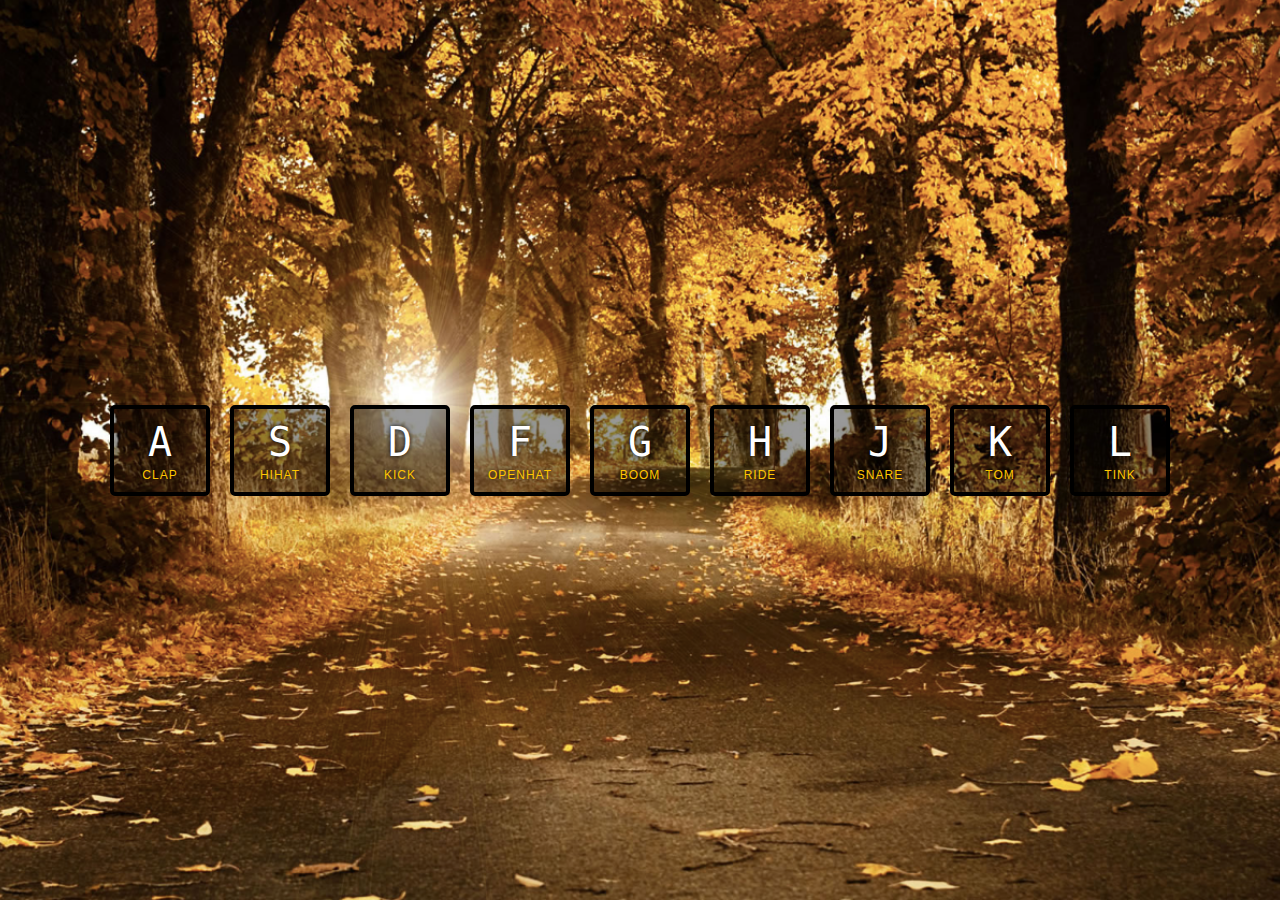
<file: 1_JS_Drumkit/index.html>
<!DOCTYPE html>
<html lang="en">
<head>
  <meta charset="UTF-8">
  <title>JS Drum Kit</title>
  <link rel="stylesheet" href="style.css">
</head>
<body>


  <div class="keys">
    <button onclick="clicked(65)" data-key="65" class="key">
      <kbd>A</kbd>
      <span class="sound">clap</span>
    </button>
    <button onclick="clicked(83)" data-key="83" class="key">
        <kbd>S</kbd>
        <span class="sound">hihat</span>
      </button>
    <button onclick="clicked(68)" data-key="68" class="key">
      <kbd>D</kbd>
      <span class="sound">kick</span>
    </button>
    <button onclick="clicked(70)" data-key="70" class="key">
      <kbd>F</kbd>
      <span class="sound">openhat</span>
    </button>
    <button onclick="clicked(71)" data-key="71" class="key">
      <kbd>G</kbd>
      <span class="sound">boom</span>
    </button>
    <button onclick="clicked(72)" data-key="72" class="key">
      <kbd>H</kbd>
      <span class="sound">ride</span>
    </button>
    <button onclick="clicked(74)" data-key="74" class="key">
      <kbd>J</kbd>
      <span class="sound">snare</span>
    </button>
    <button onclick="clicked(75)" data-key="75" class="key">
      <kbd>K</kbd>
      <span class="sound">tom</span>
    </button>
    <button onclick="clicked(76)" data-key="76" class="key">
      <kbd>L</kbd>
      <span class="sound">tink</span>
    </button>
  </div>

  <audio data-key="65" src="sounds/clap.wav"></audio>
  <audio data-key="83" src="sounds/hihat.wav"></audio>
  <audio data-key="68" src="sounds/kick.wav"></audio>
  <audio data-key="70" src="sounds/openhat.wav"></audio>
  <audio data-key="71" src="sounds/boom.wav"></audio>
  <audio data-key="72" src="sounds/ride.wav"></audio>
  <audio data-key="74" src="sounds/snare.wav"></audio>
  <audio data-key="75" src="sounds/tom.wav"></audio>
  <audio data-key="76" src="sounds/tink.wav"></audio>

<script src="index.js">
  
</script>


</body>
</html>
</file>
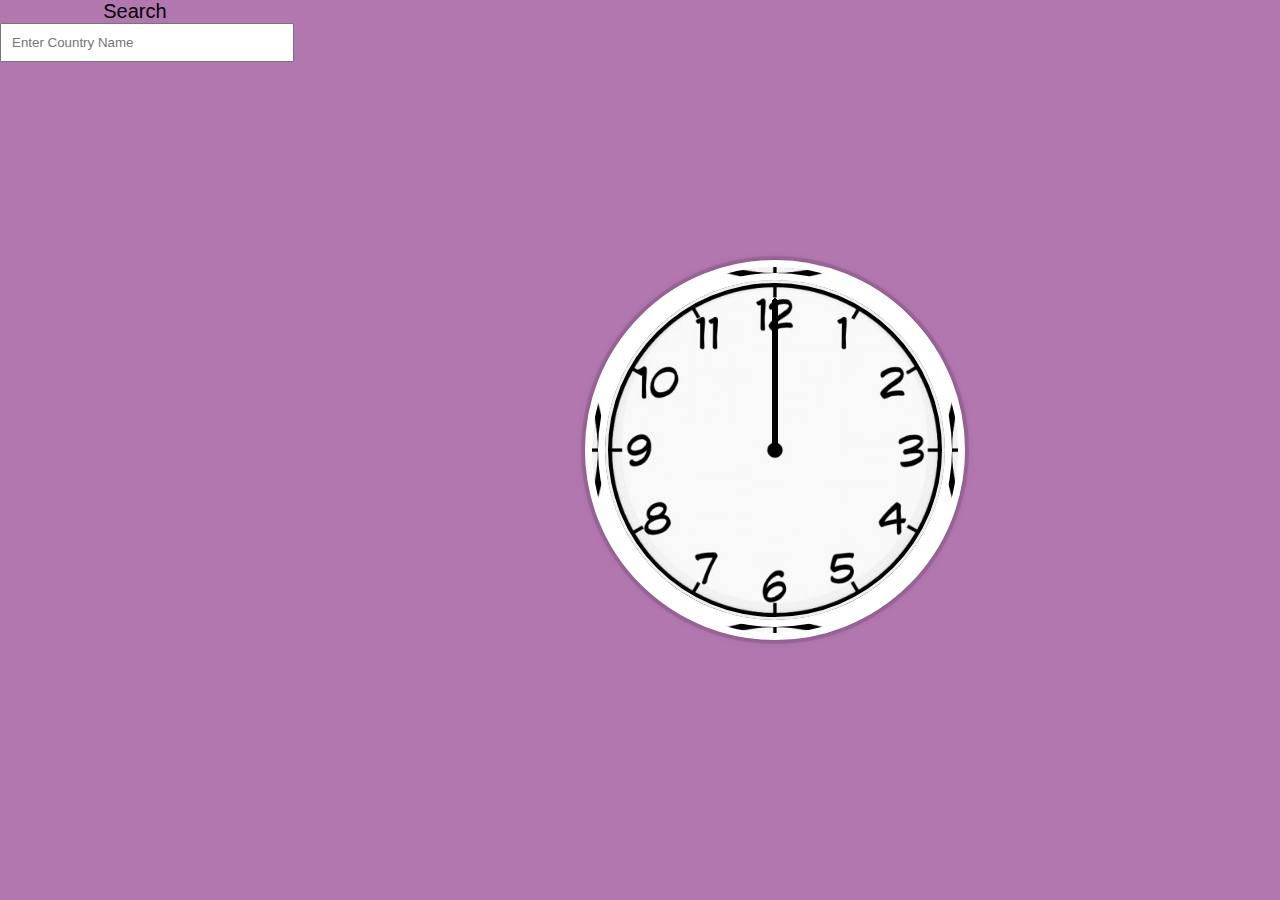
<file: 2_CSS+JS_Clock/index.html>
<!DOCTYPE html>
<html lang="en">
<head>
    <meta charset="UTF-8">
    <meta http-equiv="X-UA-Compatible" content="IE=edge">
    <meta name="viewport" content="width=device-width, initial-scale=1.0">
    <title>Clock</title>
</head>
<body>
  
    <div>
        <form class="search-form">Search
            <input type="text" class="search" placeholder="Enter Country Name">
            <ul class="suggestions">
            </ul>
          </form>
    </div>
    <div class="container">
    <div class="clock">
        <div class="clock-face">
            <div class="hand hour-hand"></div>
            <div class="hand min-hand"></div>
            <div class="hand second-hand"></div>
        </div>
    </div>
    </div>
  
    <style>
        html {
            background: #b377b0;
            font-size: 10px;
            font-family: Arial, Helvetica, sans-serif;
            text-align: center;
        }
        body{
            margin: 0;
            font-size: 2rem;
            display: flex;
            flex: auto;
            min-height: 100vh;
            
        }

        .container {
          display: flex;
          flex: auto;
          align-items: center;
        }

        .clock {
            width: 30rem;
            height: 30rem;
            border: 20px solid white;
            border-style: double;
            border-radius: 50%;
            margin: 50px auto;
            position: relative;
            padding: 2rem;
            box-shadow:
            0 0 0 4px rgba(0,0,0,0.1),
            inset 0 0 0 3px #EFEFEF,
            inset 0 0 10px black,
            0 0 10px rgba(0,0,0,0.2);
            background: url(./clk.jpg);
            background-size: cover;
            display: block;
        }
        .clock-face {

            position: relative;
            width: 100%;
            height: 100%;
            transform: translateY(-3px); /* account for the height of the clock hands */
        }

        .hand {
            width: 50%;
            height: 6px;
            background: black;
            position: absolute;
            top: 50%;
            transform-origin: 100%;
            transform: rotate(90deg);
            
            
        }
        .min-hand {
            height: 4px;
        }
        .second-hand {
            height: 2px;
        }

        input {
    width: 100%;
    padding: 10px;
  }
  
  
  
  .suggestions {
    margin: 0;
    padding: 0;
    position: relative;
    /*perspective: 20px;*/
  }
  
  .suggestions li {
    background: white;
    list-style: none;
    border-bottom: 1px solid #D8D8D8;
    box-shadow: 0 0 10px rgba(0, 0, 0, 0.14);
    margin: 0;
    padding: 20px;
    transition: background 0.2s;
    display: flex;
    justify-content: space-between;
    text-transform: capitalize;
  }
  
  .suggestions li:nth-child(even) {
    transform: perspective(100px) rotateX(3deg) translateY(2px) scale(1.001);
    background: linear-gradient(to bottom,  #ffffff 0%,#EFEFEF 100%);
  }
  
  .suggestions li:nth-child(odd) {
    transform: perspective(100px) rotateX(-3deg) translateY(3px);
    background: linear-gradient(to top,  #ffffff 0%,#EFEFEF 100%);
  }
  

  .hl {
    background: #ffc600;
  }
    </style>

    <script>
      //Type ahead search bar:-
      const endpoint ="https://gist.githubusercontent.com/erdem/8c7d26765831d0f9a8c62f02782ae00d/raw/248037cd701af0a4957cce340dabb0fd04e38f4c/countries.json";
        const countries = [];
        fetch(endpoint)
        .then(blob => blob.json())
        .then(data => countries.push(...data));

        function findMatches(wordToMatch, countries) {
            return countries.filter(place => {
            // here we need to figure out if the country name matches what was searched
        const regex = new RegExp(wordToMatch, 'gi');//gi= global ,insensitively(upper or lower)
        return place.name.match(regex);
        });
        }

        function displayMatches() {
            //console.log(this.value);
            const matchArray = findMatches(this.value, countries);
            const html = matchArray.map(place => {
                const regex = new RegExp(this.value, 'gi');
                const countryName = place.name.replace(regex, `<span class="hl">${this.value}</span>`);
                return `
                <li class="click">
                <span class="name">${countryName}</span>
                <span class="timezone">${place.timezones[0]}</span>
                </li>
                `;
            }).join('');
            suggestions.innerHTML = html;
        }
        var tz;
        function autocomplete() {
          const list = document.getElementsByTagName('li');
          tz = list[0].innerText.split("\n")[1];
          console.log(tz, typeof(tz));
          setInterval(setDate, 1000);
        }

        const searchInput = document.querySelector('.search');
        const suggestions = document.querySelector('.suggestions');

        searchInput.addEventListener('change', displayMatches);
        searchInput.addEventListener('keyup', displayMatches);
        searchInput.addEventListener('click', autocomplete);
        searchInput.addEventListener('keypress', function(e) {
          
          var key = e.which || e.keyCode || 0;
          if (key === 13) {
            e.preventDefault();
            autocomplete();
          }
        });

        //clock:-
        const secondHand = document.querySelector('.second-hand');
        const minHand = document.querySelector('.min-hand');
        const hourHand = document.querySelector('.hour-hand');
       
        function setDate(){
            
            var now = new Date(new Date().toLocaleString("en-US", {timeZone: tz}));
            
            //console.log(now);
            const seconds = now.getSeconds();
            if(seconds == 60)
            {
                console.log(seconds);
                
            }
            else
            {
                secondHand.style.transition = 'all 0.05s';
                minHand.style.transition = 'all 0.05s';
                hourHand.style.transition = 'all 0.05s';
            }
            const secondsDegrees = ((seconds/60)*360)+90;
            secondHand.style.transform = `rotate(${secondsDegrees}deg)`;

            const minutes = now.getMinutes();
            const minsDegrees = ((minutes/60)*360)+90;
            minHand.style.transform = `rotate(${minsDegrees}deg)`;

            const hours = now.getHours();
            const hrsDegrees = ((hours/12)*360)+90;
            hourHand.style.transform = `rotate(${hrsDegrees}deg)`;
        }
        
    </script>
</body>
</html>
</file>
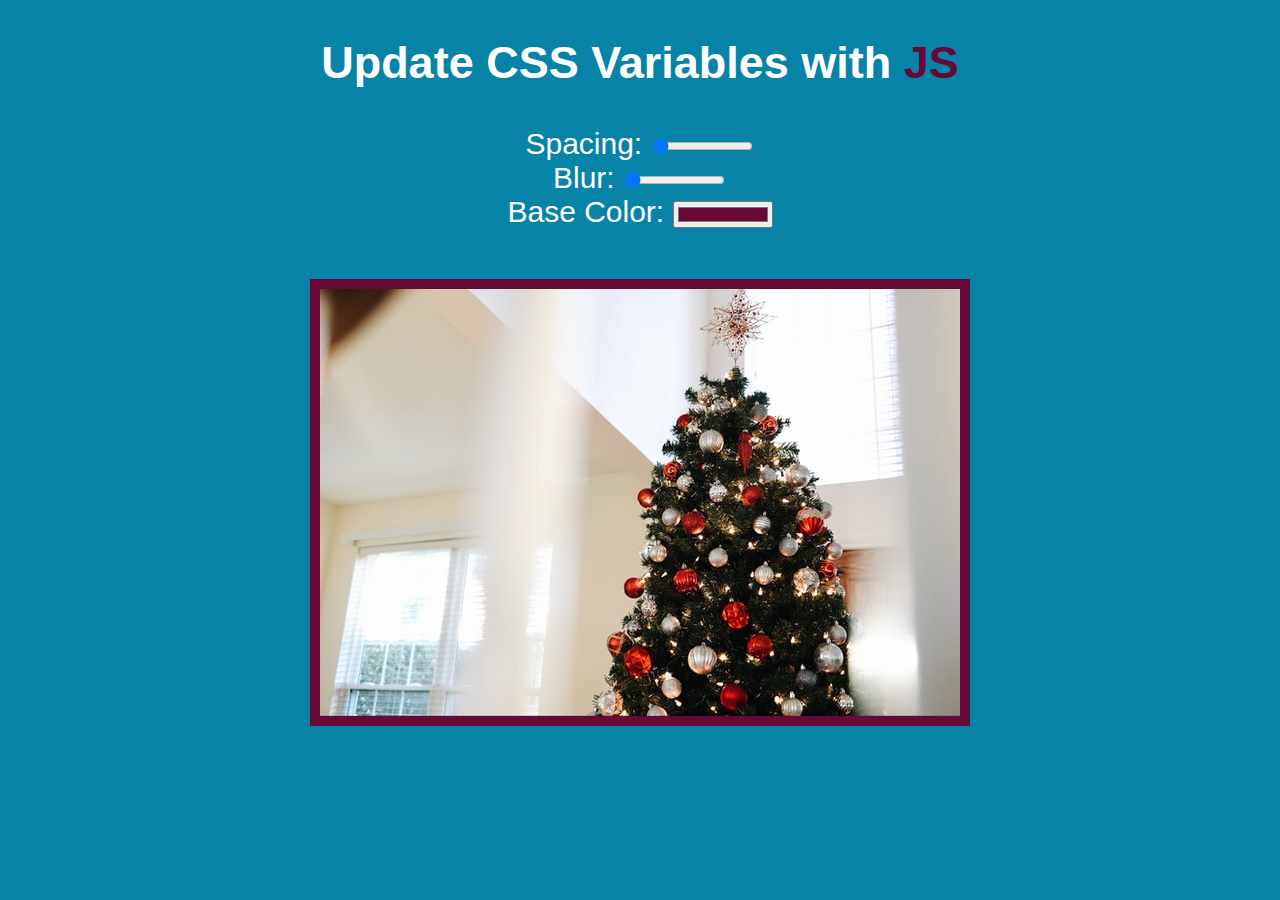
<file: 3_updating_CSS_vars_with_JS/index.html>
<!DOCTYPE html>
<html lang="en">
<head>
    <meta charset="UTF-8">
    <meta http-equiv="X-UA-Compatible" content="IE=edge">
    <meta name="viewport" content="width=device-width, initial-scale=1.0">
    <title>Scoped CSS Variables and JS</title>
    <link rel="stylesheet" href="style.css">
</head>
<body>
    <h2>Update CSS Variables with <span class="hl">JS</span></h2>
    
    <div class="controls">
        <label for="spacing">Spacing:</label>
        <input type="range" id="spacing" name="spacing" min="10" max="200" value="10" data-sizing = "px">
        <br>
        <label> Blur:    
            <input type="range" name="blur" min="0" max="25" value="0" data-sizing = "px">   
        </label> 
        <br>
        <label> Base Color:    
            <input type="color" name="base"  value="#680836">   
        </label> 
    </div>

    <img src="./lucas-hoang-xdGF_aDAJFU-unsplash.jpg">

    <script src="index.js"></script>
</body>
</html>
</file>
<file: 1_JS_Drumkit/style.css>
html {
    font-size: 10px;
    background: url('./background.jpg') bottom center;
    background-size: cover;
  }
  
  body,html {
    margin: 0;
    padding: 0;
    font-family: sans-serif;
  }
  
  .keys {
    display: flex;
    flex: 1;
    min-height: 100vh;
    align-items: center;
    justify-content: center;
  }
  
  .key {
    border: .4rem solid black;
    border-radius: .5rem;
    margin: 1rem;
    font-size: 1.5rem;
    padding: 1rem .5rem;
    transition: all .07s ease;
    width: 10rem;
    text-align: center;
    color: white;
    background: rgba(0,0,0,0.4);
    text-shadow: 0 0 .5rem black;
  }
  
  .playing {
    transform: scale(1.1);
    border-color: #ffc600;
    box-shadow: 0 0 1rem #ffc600;
  }
  
  kbd {
    display: block;
    font-size: 4rem;
  }
  
  .sound {
    font-size: 1.2rem;
    text-transform: uppercase;
    letter-spacing: .1rem;
    color: #ffc600;
  }
</file>
<file: 3_updating_CSS_vars_with_JS/style.css>
:root{
    --base: #680836;
    --spacing: 10px;
    --blur: 0px;
}

img{
    padding: var(--spacing);
    background: var(--base);
    filter: blur(var(--blur));
}

.hl{
    color: var(--base);
}
body{
    text-align: center;
    background: #0783a8;
    color: white;
    font-family: 'helvetica neue', sans-serif;
    font-weight: 100;
    font-size: 30px;
}
.controls {
    margin-bottom: 50px;
}

input{
    width: 100px;
}
</file>
